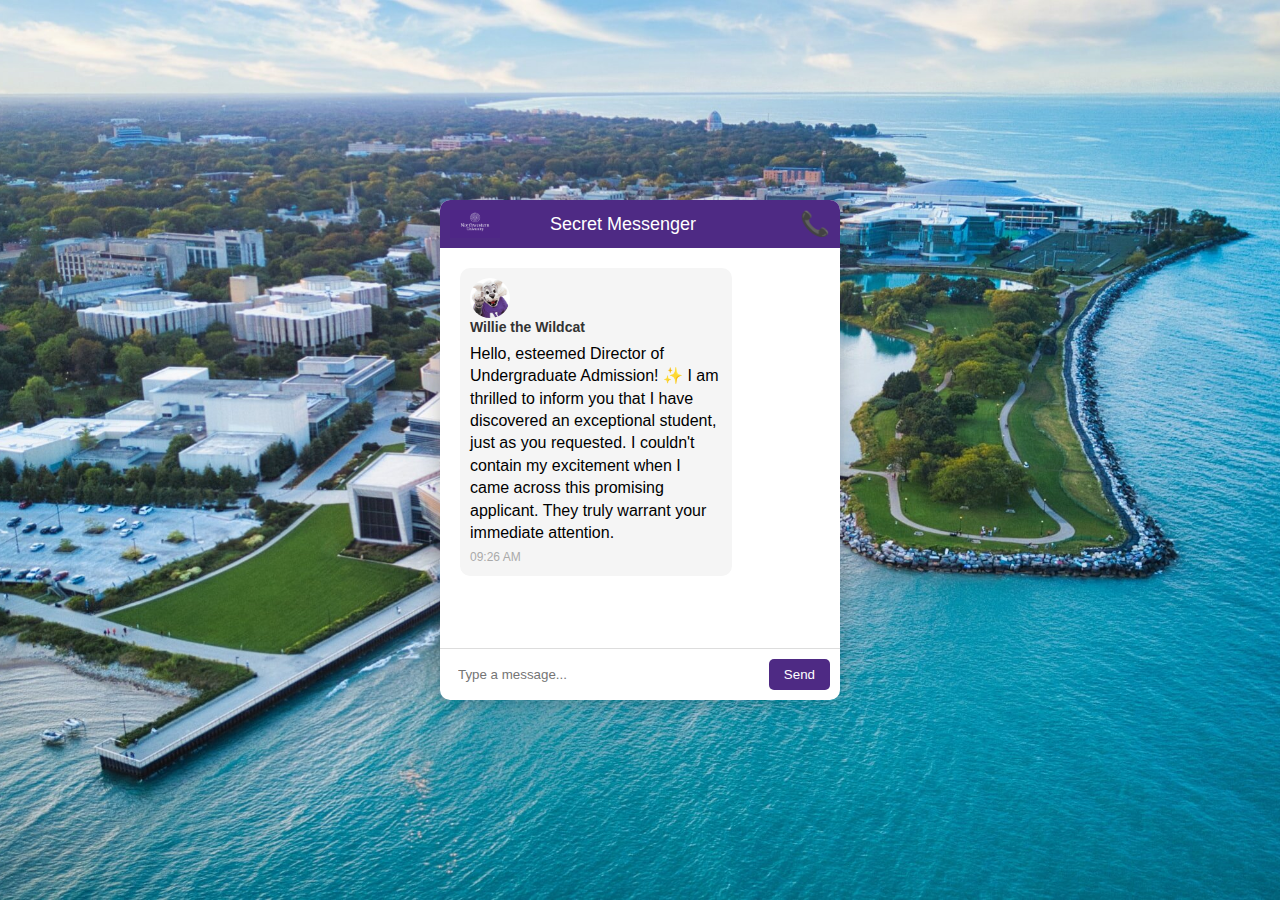
<file: chat.html>
<!DOCTYPE html>
<html lang="en">

<head>
    <meta charset="UTF-8">
    <meta name="viewport" content="width=device-width, initial-scale=1.0">
    <link rel="stylesheet" href="styles.css">
    <title>Secret Messenger</title>
</head>

<body>
    <div class="messenger">
        <div class="conversation-box">
            <div class="title-bar">
                <img src="logo northwestern.gif" alt="Secret Messenger Logo" class="logo">
                <span class="audio-icon">📞</span>
                Secret Messenger 
            </div>
            <div class="conversation" id="conversation"></div>
            <div class="message-input">
                <input type="text" placeholder="Type a message...">
                <button onclick="sendMessage()">Send</button>
            </div>
        </div>
        <div class="sidebar">
            <div class="sidebar-options">
                <div class="sidebar-option">
                    <div class="sidebar-icon phone-icon"></div>
                    <div class="sidebar-label">Phone</div>
                </div>
            </div>
        </div>
    </div>
    <script src="script.js"></script>
</body>

</html>
</file>
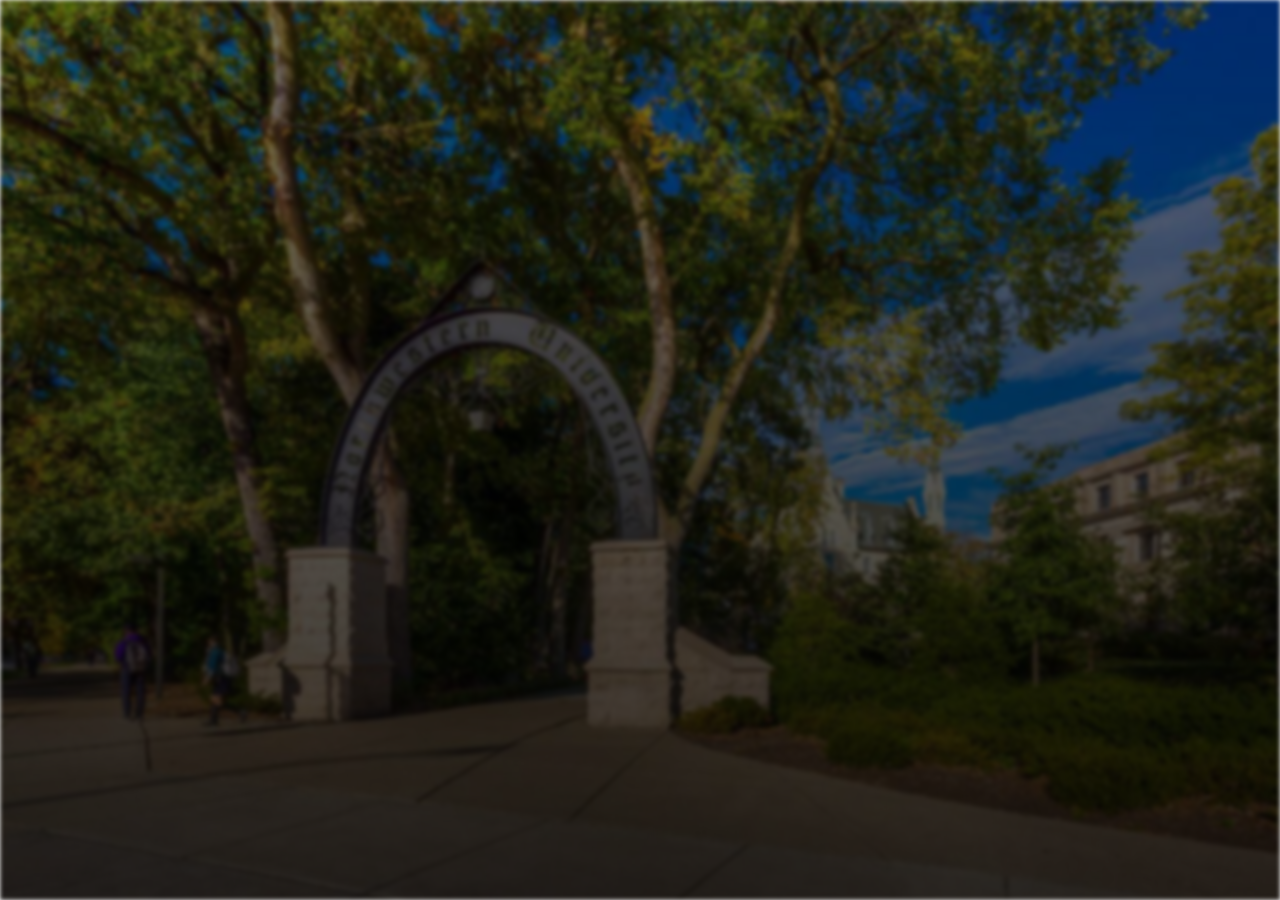
<file: ending.html>
<!DOCTYPE html>
<html lang="en">
<head>
  <meta charset="UTF-8">
  <meta name="viewport" content="width=device-width, initial-scale=1.0">
  <link rel="stylesheet" href="ending.css">
  <link rel="stylesheet" href="https://fonts.googleapis.com/css2?family=Montserrat:wght@400;700&display=swap">
  <title>Ending</title>
</head>
<body>
  <div class="background"></div>
  <div class="content">
    <p class="text" id="loveForNorthwestern">
      My love for Northwestern is like diving into a rabbit hole of research: You start with one question and emerge hours later with a mind full of unexpected connections and fascinating theories.
    </p>
    <p class="text" id="invitationText">
      As I reflect on the path behind me, I see resilience and growth. I've come so far, and I'm determined to cross this line. 
    </p>
    <p class="text" id="northwesternText" style="display:none;">
      Northwestern, will you be my home for the next four years?
    </p>
    
    <p class="text" id="codedBy" style="display:none;">
      Crafted and Coded with love by Sanil Dulal <br>(not of the parallel universe)
    </p>
    
  </div>
  <script src="ending.js"></script>
</body>
</html>
</file>
<file: styles.css>
body {
    margin: 0;
    font-family: 'Arial', sans-serif;
    overflow: hidden;
}

.messenger {
    background-image: url('chat\ northwestern.jpeg');
    background-size: cover;
    background-position: center;
    height: 100vh;
    display: flex;
    justify-content: center;
    align-items: center;
    padding: 50px 20px;
    box-sizing: border-box;
}

.conversation-box {
    height: 500px; 
    max-width: 400px;
    width: 100%;
    display: flex;
    flex-direction: column;
    background-color: #fff;
    border-radius: 10px;
    box-shadow: 0 0 20px rgba(0, 0, 0, 0.2);
    position: fixed; 
    top: 50%; 
    transform: translateY(-50%); 
}

.title-bar {
    background-color: #4E2A84;



    color: #fff;
    padding: 10px;
    font-size: 18px;
    text-align: center;
    border-top-left-radius: 10px;
    border-top-right-radius: 10px;
    position: relative; 
}

.title-bar .audio-icon,
.title-bar .video-icon {
    font-size: 24px;
    color: #fff;
    cursor: pointer;
    position: absolute;
    right: 10px; 
    top: 50%;
    transform: translateY(-50%);
}

.avatar {
    width: 40px;
    height: 40px;
    border-radius: 50%;
    background-size: cover;
    margin-right: 10px; 
}

.avatar-container {
    display: flex;
    align-items: flex-start; 
    margin-bottom: 5px; 
}

#willie-avatar {
    background-image: url('masvot\ northwestern.jpg');
}

#director-avatar {
    background-image: url('dean\ northwestern.jpg');
}

.conversation {
    flex: 1;
    padding: 20px;
    display: flex;
    flex-direction: column; 
    align-items: flex-start; 
    overflow-y: auto; 
}

.message {
    margin-bottom: 15px;
    padding: 10px;
    border-radius: 10px;
    font-size: 16px;
    line-height: 1.4;
    background-color: #F5F5F5;
    position: relative;
    max-width: 70%; 
}

.avatar.sent {
    margin-right: auto; 
    margin-left: 0; 
}

.avatar.received {
    margin-right: auto;
    margin-left: 0; 
}


.message-input {
    padding: 10px;
    border-top: 1px solid #ddd;
    display: flex;
    align-items: center;
}

.message-input input {
    flex: 1;
    padding: 8px;
    margin-right: 10px;
    border: none;
    border-radius: 5px;
}

.message-input button {
    background-color: #4E2A84;



    color: #fff;
    padding: 8px 15px;
    border: none;
    border-radius: 5px;
    cursor: pointer;
}

.sidebar-options {
    display: flex;
    flex-direction: column;
    align-items: center;
}

.sidebar-option {
    margin: 10px 0;
    display: flex;
    flex-direction: column;
    align-items: center;
    cursor: pointer;
}


.phone-icon::before {
    content: '\1F4DE'; 
}

.video-icon::before {
    content: '\1F4F9'; 
}


.typing-indicator {
    align-self: flex-start;
    color: #aaa;
    font-style: italic;
    margin-bottom: 10px;
}

.logo {
    width: 50px; 
    height: auto; 
    margin-right: 50px; 
}

.title-bar {
    display: flex;
    align-items: center;
}

.message-timestamp {
    font-size: 12px;
    color: #aaa;
    margin-top: 5px;
}

.message-name {
    font-weight: bold;
    font-size: 14px;
    color: #333;
    margin-bottom: 5px;
}
</file>
<file: ending.css>
body, html {
  margin: 0;
  padding: 0;
  height: 100%;
  font-family: 'Quicksand', sans-serif; 
  overflow: hidden; 
}

.background {
  background: linear-gradient(rgba(0, 0, 0, 0.5), rgba(0, 0, 0, 0.8)), url('ending\ northwestern.jpg') center/cover no-repeat;
  height: 100vh;
  filter: blur(2px); 
  backdrop-filter: blur(2px); 
  transition: background 0.5s ease-in-out; 
}

.content {
  position: absolute;
  top: 50%;
  left: 50%;
  transform: translate(-50%, -50%);
  text-align: center;
  color: white;
  opacity: 1; 
  transition: transform 0.5s ease-in-out; 
}

.text {
  font-size: 25px; 
  line-height: 1.5;
  opacity: 0; 
  transition: opacity 0.5s ease-in-out, transform 0.5s ease-in-out; 
  text-shadow: 2px 2px 4px rgba(0, 0, 0, 0.8); 
}

#loveForNorthwestern,
#invitationText,
#northwesternText,
#codedBy {
  opacity: 0; 
  font-size: 28px; 
}

#loveForNorthwestern {
  font-size: 24px; 
  color: #ffffff; 
}

#codedBy {
  display: none;
}

#loveForNorthwestern,
#invitationText,
#northwesternText,
#codedBy {
  margin-top: 30px; 
}

#invitationText,
#northwesternText,
#codedBy {
  display: none; 
}

/* Animation effect */
.text:hover {
  transform: scale(1.05); 
}
</file>
